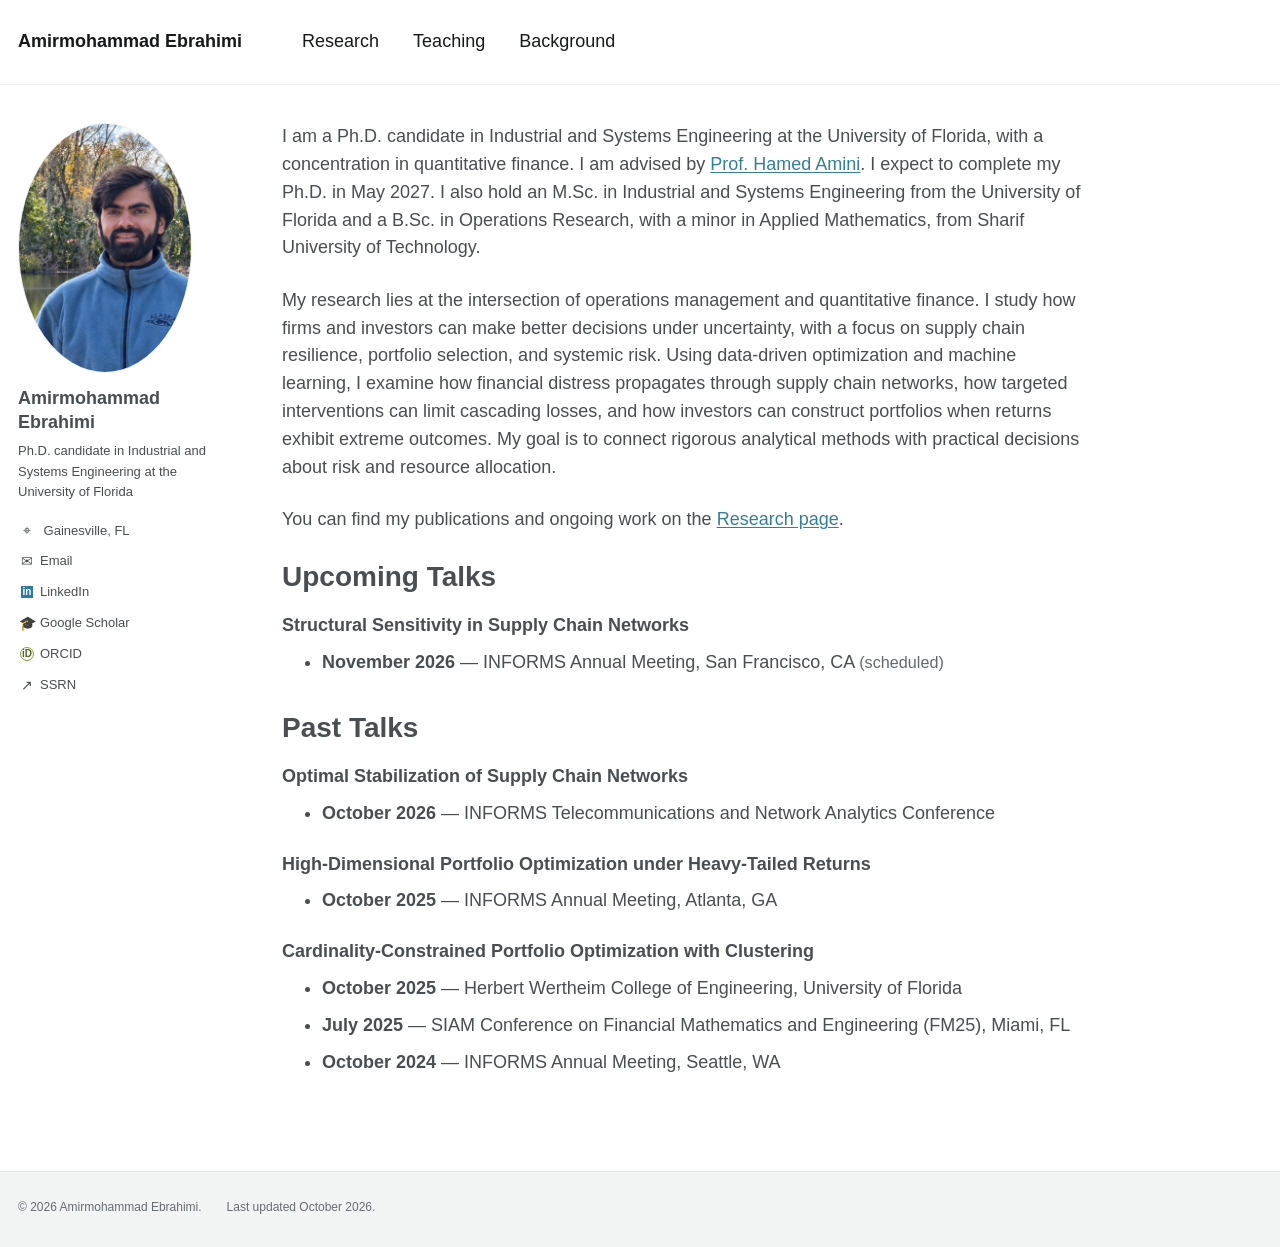
<file: index.html>
<!doctype html>
<html lang="en"><head><meta charset="utf-8"><meta name="viewport" content="width=device-width, initial-scale=1">
<title>Amirmohammad Ebrahimi</title>
<meta name="description" content="Amirmohammad Ebrahimi, Ph.D. candidate in Industrial and Systems Engineering at the University of Florida. Research in operations management, business analytics, and quantitative finance.">
<link rel="canonical" href="https://ebrahimiamir.github.io/"><meta name="theme-color" content="#ffffff">
<link rel="icon" type="image/svg+xml" href="./assets/favicon.svg"><link rel="stylesheet" href="./styles.css"></head>
<body><a class="skip-link" href="#main">Skip to content</a>
<header class="masthead"><nav class="nav-wrap" aria-label="Main navigation"><a class="site-title" href="./" aria-current="page">Amirmohammad Ebrahimi</a><div class="nav-links"><a href="./research/">Research</a><a href="./teaching/">Teaching</a><a href="./background/">Background</a></div></nav></header>
<div class="layout">
<aside class="profile" aria-label="About Amirmohammad Ebrahimi"><div class="portrait"><img src="./assets/amirmohammad-ebrahimi.png" alt="Amirmohammad Ebrahimi by a lake" width="3840" height="3545" fetchpriority="high"></div>
<div class="profile-bio"><h2>Amirmohammad Ebrahimi</h2><p>Ph.D. candidate in Industrial and Systems Engineering at the University of Florida</p></div>
<ul class="profile-links"><li><span class="icon" aria-hidden="true">⌖</span> Gainesville, FL</li><li><a href="mailto:a.ebrahimi@ufl.edu"><span class="icon" aria-hidden="true">✉</span> Email</a></li><li><a href="https://www.linkedin.com/in/amirmohammadebrahimii/"><span class="icon linkedin" aria-hidden="true">in</span> LinkedIn</a></li><li><a href="https://scholar.google.com/citations?user=lrDKehcAAAAJ&amp;hl=en"><span class="icon" aria-hidden="true">🎓</span> Google Scholar</a></li><li><a href="https://orcid.org/0009-0005-6780-6003"><span class="icon orcid" aria-hidden="true">iD</span> ORCID</a></li><li><a href="https://papers.ssrn.com/sol3/cf_dev/AbsByAuth.cfm?per_id=6930843"><span class="icon" aria-hidden="true">↗</span> SSRN</a></li></ul></aside>
<main id="main" class="page-content"><h1 class="sr-only">About Amirmohammad Ebrahimi</h1>
<p>I am a Ph.D. candidate in Industrial and Systems Engineering at the University of Florida, with a concentration in quantitative finance. I am advised by <a href="https://aminiha.github.io/">Prof. Hamed Amini</a>. I expect to complete my Ph.D. in May 2027. I also hold an M.Sc. in Industrial and Systems Engineering from the University of Florida and a B.Sc. in Operations Research, with a minor in Applied Mathematics, from Sharif University of Technology.</p>
<p>My research lies at the intersection of operations management and quantitative finance. I study how firms and investors can make better decisions under uncertainty, with a focus on supply chain resilience, portfolio selection, and systemic risk. Using data-driven optimization and machine learning, I examine how financial distress propagates through supply chain networks, how targeted interventions can limit cascading losses, and how investors can construct portfolios when returns exhibit extreme outcomes. My goal is to connect rigorous analytical methods with practical decisions about risk and resource allocation.</p>
<p>You can find my publications and ongoing work on the <a href="research/">Research page</a>.</p>
<section aria-labelledby="upcoming-talks"><h2 id="upcoming-talks">Upcoming Talks</h2>
<h3>Structural Sensitivity in Supply Chain Networks</h3>
<ul><li><strong>November 2026</strong> — INFORMS Annual Meeting, San Francisco, CA <span class="note">(scheduled)</span></li></ul></section>
<section aria-labelledby="past-talks"><h2 id="past-talks">Past Talks</h2>
<h3>Optimal Stabilization of Supply Chain Networks</h3>
<ul><li><strong>October 2026</strong> — INFORMS Telecommunications and Network Analytics Conference</li></ul>
<h3>High-Dimensional Portfolio Optimization under Heavy-Tailed Returns</h3>
<ul><li><strong>October 2025</strong> — INFORMS Annual Meeting, Atlanta, GA</li></ul>
<h3>Cardinality-Constrained Portfolio Optimization with Clustering</h3>
<ul><li><strong>October 2025</strong> — Herbert Wertheim College of Engineering, University of Florida</li><li><strong>July 2025</strong> — SIAM Conference on Financial Mathematics and Engineering (FM25), Miami, FL</li><li><strong>October 2024</strong> — INFORMS Annual Meeting, Seattle, WA</li></ul></section></main></div>
<footer><div class="footer-inner"><p>© 2026 Amirmohammad Ebrahimi.</p><p>Last updated October 2026.</p></div></footer>
<script data-goatcounter="https://ebrahimiamir.goatcounter.com/count" async src="https://gc.zgo.at/count.js"></script>
</body></html>
</file>
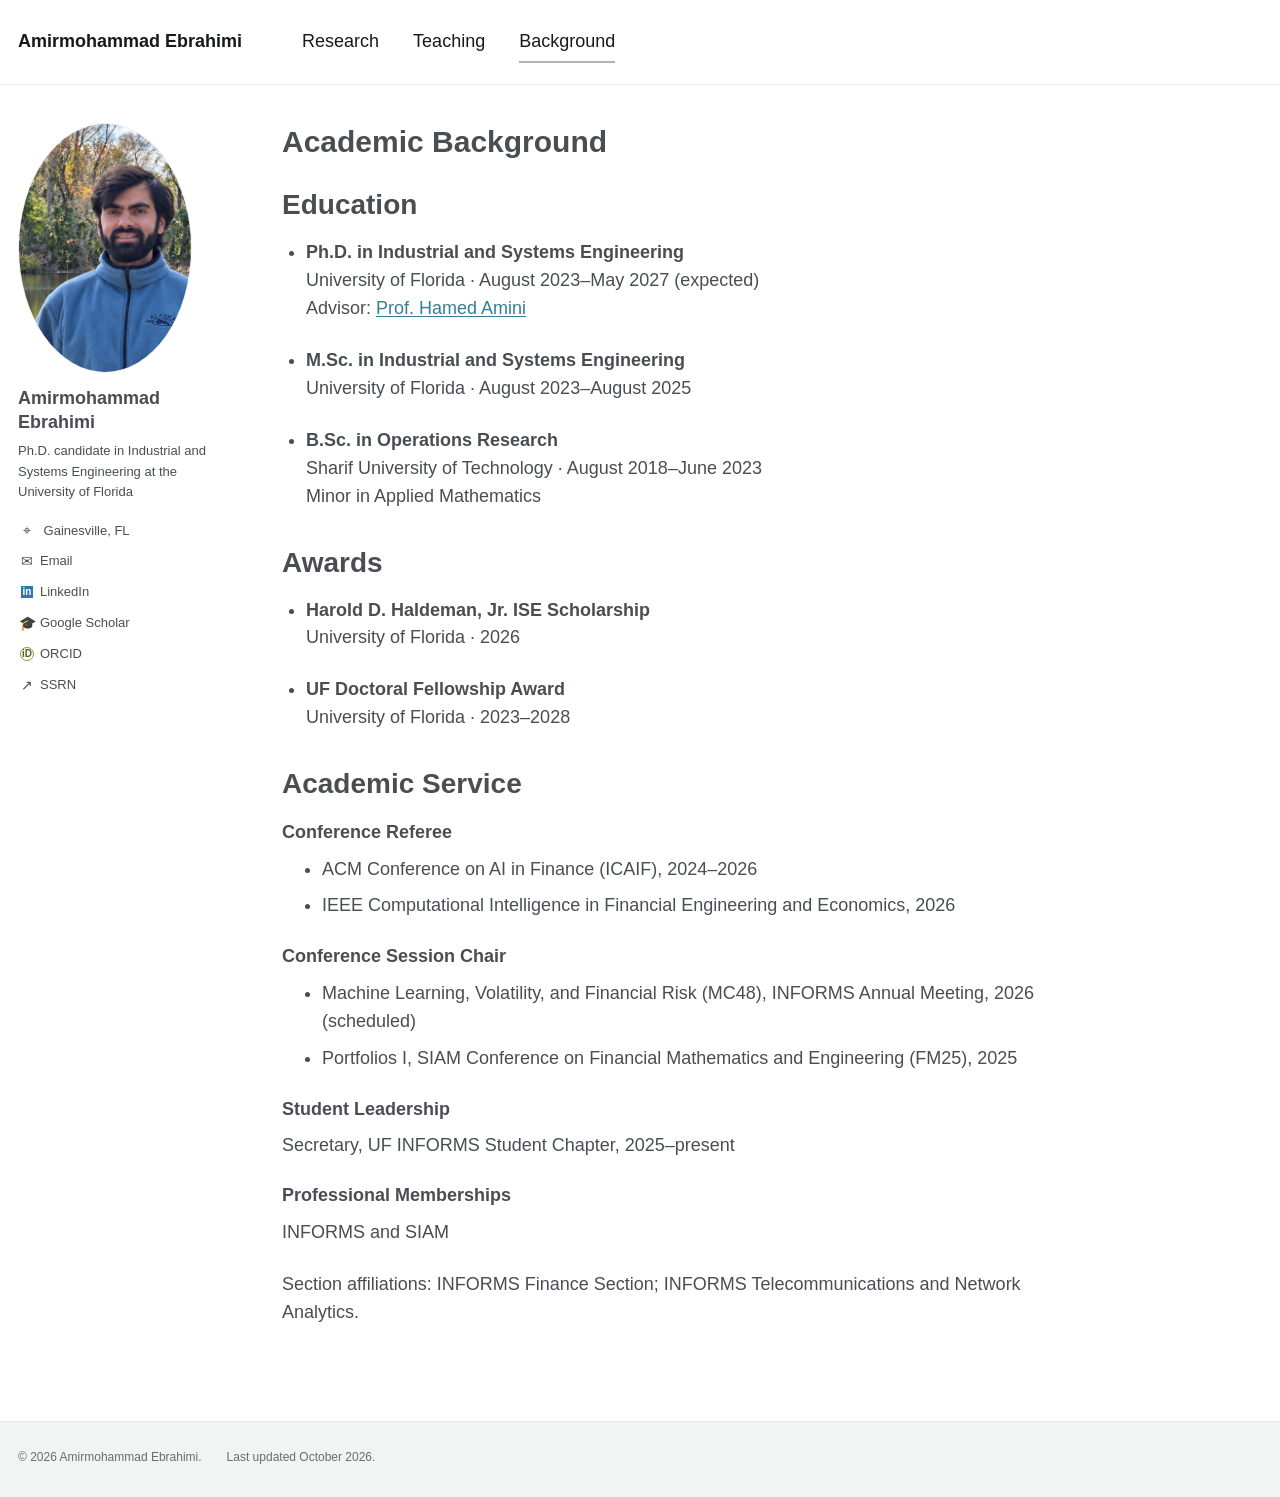
<file: background/index.html>
<!doctype html>
<html lang="en"><head><meta charset="utf-8"><meta name="viewport" content="width=device-width, initial-scale=1">
<title>Background — Amirmohammad Ebrahimi</title>
<meta name="description" content="Amirmohammad Ebrahimi, Ph.D. candidate in Industrial and Systems Engineering at the University of Florida. Research in operations management, business analytics, and quantitative finance.">
<link rel="canonical" href="https://ebrahimiamir.github.io/background/"><meta name="theme-color" content="#ffffff">
<link rel="icon" type="image/svg+xml" href="../assets/favicon.svg"><link rel="stylesheet" href="../styles.css"></head>
<body><a class="skip-link" href="#main">Skip to content</a>
<header class="masthead"><nav class="nav-wrap" aria-label="Main navigation"><a class="site-title" href="../">Amirmohammad Ebrahimi</a><div class="nav-links"><a href="../research/">Research</a><a href="../teaching/">Teaching</a><a href="../background/" aria-current="page">Background</a></div></nav></header>
<div class="layout">
<aside class="profile" aria-label="About Amirmohammad Ebrahimi"><div class="portrait"><img src="../assets/amirmohammad-ebrahimi.png" alt="Amirmohammad Ebrahimi by a lake" width="3840" height="3545" fetchpriority="high"></div>
<div class="profile-bio"><h2>Amirmohammad Ebrahimi</h2><p>Ph.D. candidate in Industrial and Systems Engineering at the University of Florida</p></div>
<ul class="profile-links"><li><span class="icon" aria-hidden="true">⌖</span> Gainesville, FL</li><li><a href="mailto:a.ebrahimi@ufl.edu"><span class="icon" aria-hidden="true">✉</span> Email</a></li><li><a href="https://www.linkedin.com/in/amirmohammadebrahimii/"><span class="icon linkedin" aria-hidden="true">in</span> LinkedIn</a></li><li><a href="https://scholar.google.com/citations?user=lrDKehcAAAAJ&amp;hl=en"><span class="icon" aria-hidden="true">🎓</span> Google Scholar</a></li><li><a href="https://orcid.org/0009-0005-6780-6003"><span class="icon orcid" aria-hidden="true">iD</span> ORCID</a></li><li><a href="https://papers.ssrn.com/sol3/cf_dev/AbsByAuth.cfm?per_id=6930843"><span class="icon" aria-hidden="true">↗</span> SSRN</a></li></ul></aside>
<main id="main" class="page-content"><h1>Academic Background</h1>
<section aria-labelledby="education"><h2 id="education">Education</h2><ul class="experience"><li><strong>Ph.D. in Industrial and Systems Engineering</strong><br>University of Florida · August 2023–May 2027 (expected)<br>Advisor: <a href="https://aminiha.github.io/">Prof. Hamed Amini</a></li><li><strong>M.Sc. in Industrial and Systems Engineering</strong><br>University of Florida · August 2023–August 2025</li><li><strong>B.Sc. in Operations Research</strong><br>Sharif University of Technology · August 2018–June 2023<br>Minor in Applied Mathematics</li></ul></section>
<section aria-labelledby="awards"><h2 id="awards">Awards</h2><ul class="experience"><li><strong>Harold D. Haldeman, Jr. ISE Scholarship</strong><br>University of Florida · 2026</li><li><strong>UF Doctoral Fellowship Award</strong><br>University of Florida · 2023–2028</li></ul></section>
<section aria-labelledby="service"><h2 id="service">Academic Service</h2><h3>Conference Referee</h3><ul><li>ACM Conference on AI in Finance (ICAIF), 2024–2026</li><li>IEEE Computational Intelligence in Financial Engineering and Economics, 2026</li></ul><h3>Conference Session Chair</h3><ul><li>Machine Learning, Volatility, and Financial Risk (MC48), INFORMS Annual Meeting, 2026 (scheduled)</li><li>Portfolios I, SIAM Conference on Financial Mathematics and Engineering (FM25), 2025</li></ul><h3>Student Leadership</h3><p>Secretary, UF INFORMS Student Chapter, 2025–present</p><h3>Professional Memberships</h3><p>INFORMS and SIAM</p><p>Section affiliations: INFORMS Finance Section; INFORMS Telecommunications and Network Analytics.</p></section></main></div>
<footer><div class="footer-inner"><p>© 2026 Amirmohammad Ebrahimi.</p><p>Last updated October 2026.</p></div></footer>
<script data-goatcounter="https://ebrahimiamir.goatcounter.com/count" async src="https://gc.zgo.at/count.js"></script>
</body></html>
</file>
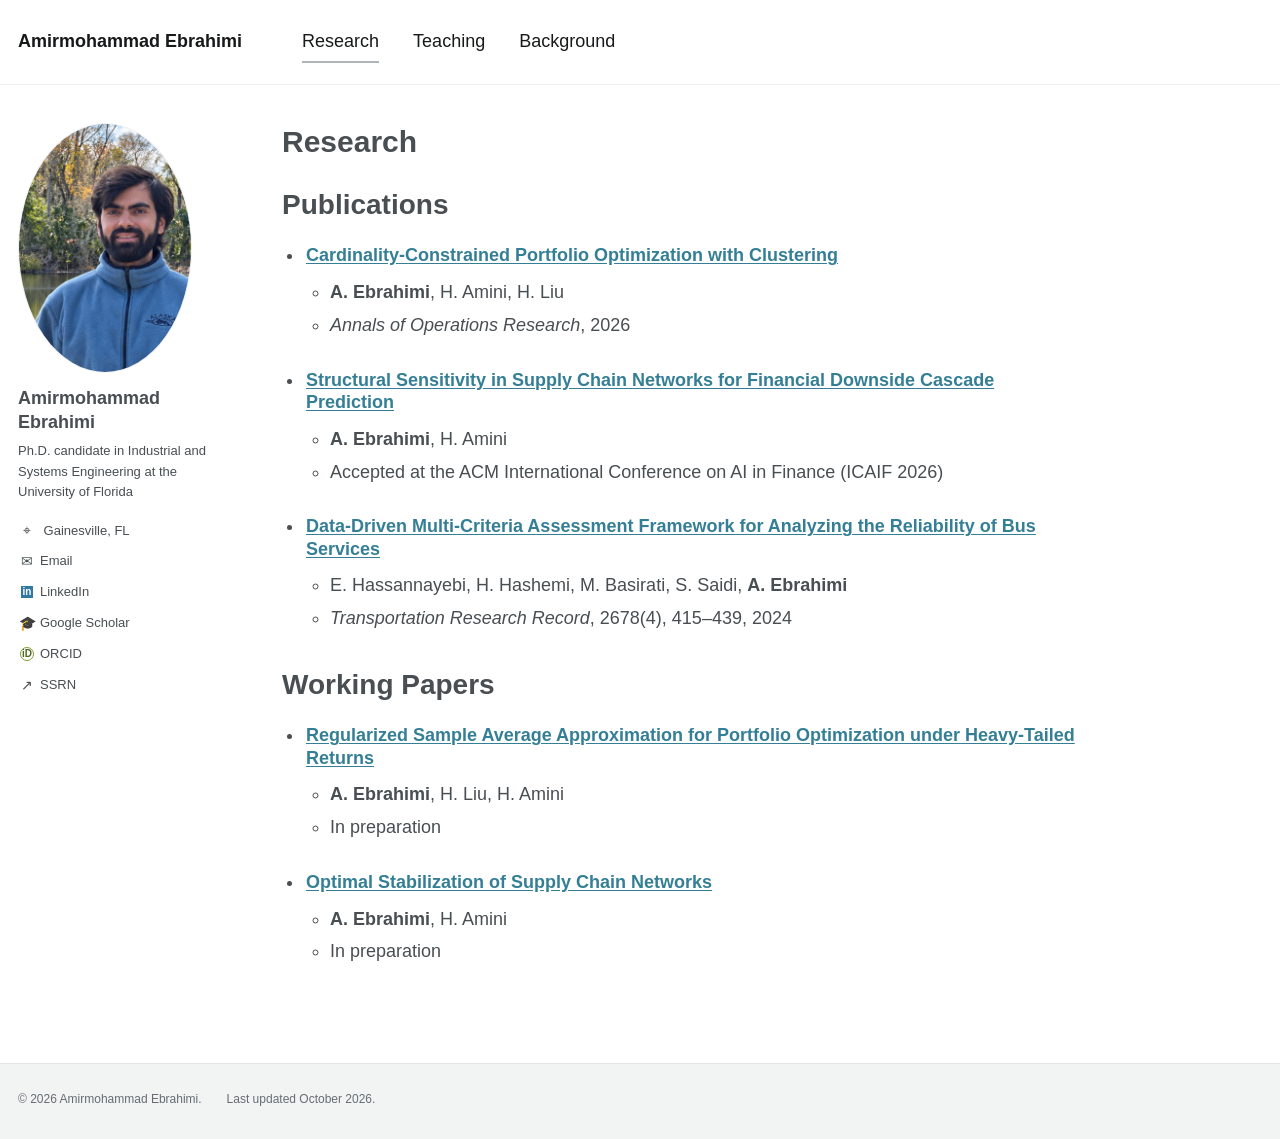
<file: research/index.html>
<!doctype html>
<html lang="en"><head><meta charset="utf-8"><meta name="viewport" content="width=device-width, initial-scale=1">
<title>Research — Amirmohammad Ebrahimi</title>
<meta name="description" content="Amirmohammad Ebrahimi, Ph.D. candidate in Industrial and Systems Engineering at the University of Florida. Research in operations management, business analytics, and quantitative finance.">
<link rel="canonical" href="https://ebrahimiamir.github.io/research/"><meta name="theme-color" content="#ffffff">
<link rel="icon" type="image/svg+xml" href="../assets/favicon.svg"><link rel="stylesheet" href="../styles.css"></head>
<body><a class="skip-link" href="#main">Skip to content</a>
<header class="masthead"><nav class="nav-wrap" aria-label="Main navigation"><a class="site-title" href="../">Amirmohammad Ebrahimi</a><div class="nav-links"><a href="../research/" aria-current="page">Research</a><a href="../teaching/">Teaching</a><a href="../background/">Background</a></div></nav></header>
<div class="layout">
<aside class="profile" aria-label="About Amirmohammad Ebrahimi"><div class="portrait"><img src="../assets/amirmohammad-ebrahimi.png" alt="Amirmohammad Ebrahimi by a lake" width="3840" height="3545" fetchpriority="high"></div>
<div class="profile-bio"><h2>Amirmohammad Ebrahimi</h2><p>Ph.D. candidate in Industrial and Systems Engineering at the University of Florida</p></div>
<ul class="profile-links"><li><span class="icon" aria-hidden="true">⌖</span> Gainesville, FL</li><li><a href="mailto:a.ebrahimi@ufl.edu"><span class="icon" aria-hidden="true">✉</span> Email</a></li><li><a href="https://www.linkedin.com/in/amirmohammadebrahimii/"><span class="icon linkedin" aria-hidden="true">in</span> LinkedIn</a></li><li><a href="https://scholar.google.com/citations?user=lrDKehcAAAAJ&amp;hl=en"><span class="icon" aria-hidden="true">🎓</span> Google Scholar</a></li><li><a href="https://orcid.org/0009-0005-6780-6003"><span class="icon orcid" aria-hidden="true">iD</span> ORCID</a></li><li><a href="https://papers.ssrn.com/sol3/cf_dev/AbsByAuth.cfm?per_id=6930843"><span class="icon" aria-hidden="true">↗</span> SSRN</a></li></ul></aside>
<main id="main" class="page-content"><h1>Research</h1>
<section aria-labelledby="publications"><h2 id="publications">Publications</h2>
<ul class="papers">
<li><h3><a href="https://doi.org/10.1007/s10479-026-07184-z">Cardinality-Constrained Portfolio Optimization with Clustering</a></h3><ul><li><strong>A. Ebrahimi</strong>, H. Amini, H. Liu</li><li><em>Annals of Operations Research</em>, 2026</li></ul></li>
<li><h3><a href="https://icaif2026.org/">Structural Sensitivity in Supply Chain Networks for Financial Downside Cascade Prediction</a></h3><ul><li><strong>A. Ebrahimi</strong>, H. Amini</li><li>Accepted at the ACM International Conference on AI in Finance (ICAIF 2026)</li></ul></li>
<li><h3><a href="https://doi.org/10.1177/03611981231185140">Data-Driven Multi-Criteria Assessment Framework for Analyzing the Reliability of Bus Services</a></h3><ul><li>E. Hassannayebi, H. Hashemi, M. Basirati, S. Saidi, <strong>A. Ebrahimi</strong></li><li><em>Transportation Research Record</em>, 2678(4), 415–439, 2024</li></ul></li>
</ul></section>
<section aria-labelledby="working-papers"><h2 id="working-papers">Working Papers</h2>
<ul class="papers">
<li><h3><a href="https://papers.ssrn.com/sol3/papers.cfm?abstract_id=7676839">Regularized Sample Average Approximation for Portfolio Optimization under Heavy-Tailed Returns</a></h3><ul><li><strong>A. Ebrahimi</strong>, H. Liu, H. Amini</li><li>In preparation</li></ul></li>
<li><h3><a href="https://papers.ssrn.com/sol3/papers.cfm?abstract_id=6765360">Optimal Stabilization of Supply Chain Networks</a></h3><ul><li><strong>A. Ebrahimi</strong>, H. Amini</li><li>In preparation</li></ul></li>
</ul></section></main></div>
<footer><div class="footer-inner"><p>© 2026 Amirmohammad Ebrahimi.</p><p>Last updated October 2026.</p></div></footer>
<script data-goatcounter="https://ebrahimiamir.goatcounter.com/count" async src="https://gc.zgo.at/count.js"></script>
</body></html>
</file>
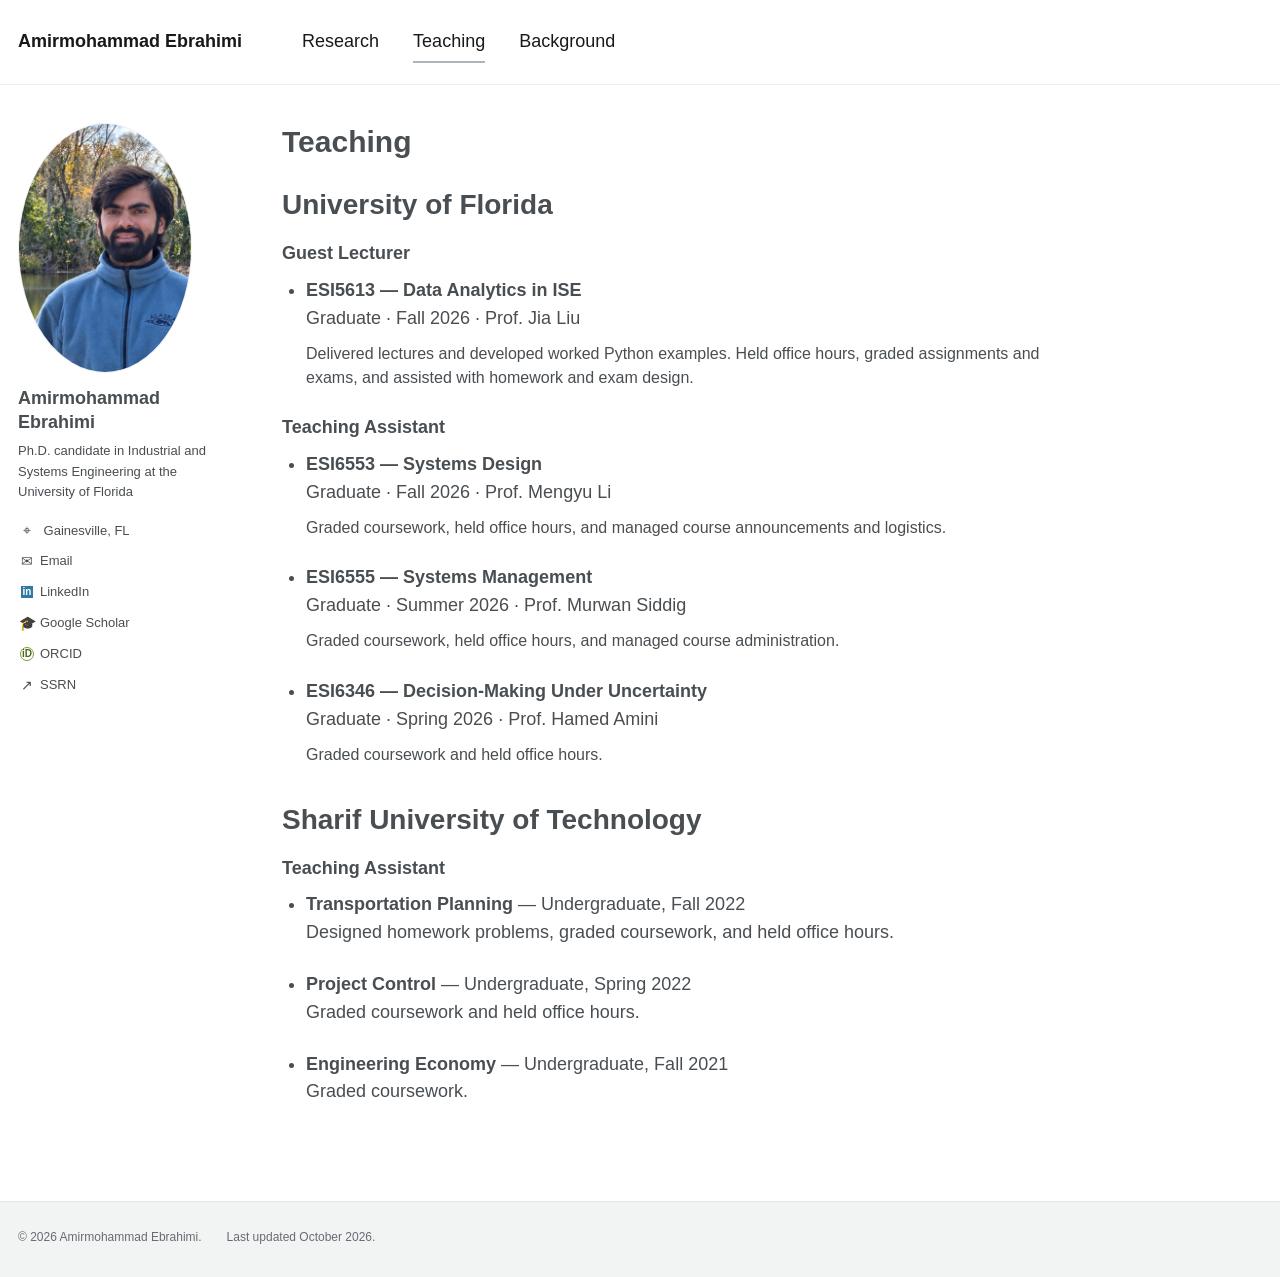
<file: teaching/index.html>
<!doctype html>
<html lang="en"><head><meta charset="utf-8"><meta name="viewport" content="width=device-width, initial-scale=1">
<title>Teaching — Amirmohammad Ebrahimi</title>
<meta name="description" content="Amirmohammad Ebrahimi, Ph.D. candidate in Industrial and Systems Engineering at the University of Florida. Research in operations management, business analytics, and quantitative finance.">
<link rel="canonical" href="https://ebrahimiamir.github.io/teaching/"><meta name="theme-color" content="#ffffff">
<link rel="icon" type="image/svg+xml" href="../assets/favicon.svg"><link rel="stylesheet" href="../styles.css"></head>
<body><a class="skip-link" href="#main">Skip to content</a>
<header class="masthead"><nav class="nav-wrap" aria-label="Main navigation"><a class="site-title" href="../">Amirmohammad Ebrahimi</a><div class="nav-links"><a href="../research/">Research</a><a href="../teaching/" aria-current="page">Teaching</a><a href="../background/">Background</a></div></nav></header>
<div class="layout">
<aside class="profile" aria-label="About Amirmohammad Ebrahimi"><div class="portrait"><img src="../assets/amirmohammad-ebrahimi.png" alt="Amirmohammad Ebrahimi by a lake" width="3840" height="3545" fetchpriority="high"></div>
<div class="profile-bio"><h2>Amirmohammad Ebrahimi</h2><p>Ph.D. candidate in Industrial and Systems Engineering at the University of Florida</p></div>
<ul class="profile-links"><li><span class="icon" aria-hidden="true">⌖</span> Gainesville, FL</li><li><a href="mailto:a.ebrahimi@ufl.edu"><span class="icon" aria-hidden="true">✉</span> Email</a></li><li><a href="https://www.linkedin.com/in/amirmohammadebrahimii/"><span class="icon linkedin" aria-hidden="true">in</span> LinkedIn</a></li><li><a href="https://scholar.google.com/citations?user=lrDKehcAAAAJ&amp;hl=en"><span class="icon" aria-hidden="true">🎓</span> Google Scholar</a></li><li><a href="https://orcid.org/0009-0005-6780-6003"><span class="icon orcid" aria-hidden="true">iD</span> ORCID</a></li><li><a href="https://papers.ssrn.com/sol3/cf_dev/AbsByAuth.cfm?per_id=6930843"><span class="icon" aria-hidden="true">↗</span> SSRN</a></li></ul></aside>
<main id="main" class="page-content"><h1>Teaching</h1>
<section aria-labelledby="florida"><h2 id="florida">University of Florida</h2>
<h3>Guest Lecturer</h3>
<ul class="experience"><li><strong>ESI5613 — Data Analytics in ISE</strong><br>Graduate · Fall 2026 · Prof. Jia Liu<p>Delivered lectures and developed worked Python examples. Held office hours, graded assignments and exams, and assisted with homework and exam design.</p></li></ul>
<h3>Teaching Assistant</h3>
<ul class="experience"><li><strong>ESI6553 — Systems Design</strong><br>Graduate · Fall 2026 · Prof. Mengyu Li<p>Graded coursework, held office hours, and managed course announcements and logistics.</p></li><li><strong>ESI6555 — Systems Management</strong><br>Graduate · Summer 2026 · Prof. Murwan Siddig<p>Graded coursework, held office hours, and managed course administration.</p></li><li><strong>ESI6346 — Decision-Making Under Uncertainty</strong><br>Graduate · Spring 2026 · Prof. Hamed Amini<p>Graded coursework and held office hours.</p></li></ul></section>
<section aria-labelledby="sharif"><h2 id="sharif">Sharif University of Technology</h2>
<h3>Teaching Assistant</h3><ul class="experience"><li><strong>Transportation Planning</strong> — Undergraduate, Fall 2022<br>Designed homework problems, graded coursework, and held office hours.</li><li><strong>Project Control</strong> — Undergraduate, Spring 2022<br>Graded coursework and held office hours.</li><li><strong>Engineering Economy</strong> — Undergraduate, Fall 2021<br>Graded coursework.</li></ul></section>
</main></div>
<footer><div class="footer-inner"><p>© 2026 Amirmohammad Ebrahimi.</p><p>Last updated October 2026.</p></div></footer>
<script data-goatcounter="https://ebrahimiamir.goatcounter.com/count" async src="https://gc.zgo.at/count.js"></script>
</body></html>
</file>
<file: styles.css>
:root{--text:#494e52;--muted:#62686d;--link:#347f95;--line:#eee;--font:-apple-system,BlinkMacSystemFont,'Segoe UI',Arial,sans-serif}
*{box-sizing:border-box}html{scroll-padding-top:24px}body{margin:0;color:var(--text);background:#fff;font:18px/1.55 var(--font);-webkit-font-smoothing:antialiased}a{color:var(--link);text-decoration:underline;text-underline-offset:2px}a:hover{color:#205266}a:focus-visible{outline:3px solid #347f95;outline-offset:4px}p{margin:0 0 1.35em}h1,h2,h3{line-height:1.25}h1{font-size:30px;margin:0 0 27px}h2{font-size:28px;margin:32px 0 17px}h3{font-size:18px;margin:20px 0 12px}ul{padding-left:40px;margin:0 0 25px}li{margin-bottom:9px}strong{font-weight:650}.masthead{border-bottom:1px solid var(--line)}.nav-wrap{max-width:1280px;margin:auto;display:flex;align-items:center;gap:60px;padding:23px 18px;min-height:82px}.nav-wrap a{color:#17191a;text-decoration:none;font-size:18px;white-space:nowrap}.site-title{font-weight:700}.nav-links{display:flex;gap:34px;align-items:center}.nav-links a{padding:5px 0}.nav-links a[aria-current],.nav-links a:hover{box-shadow:0 2px 0 #adb5bb}.layout{max-width:1280px;margin:38px auto 70px;padding:0 18px;display:grid;grid-template-columns:220px minmax(0,800px);gap:44px;min-height:65vh}.profile{align-self:start;position:sticky;top:25px;font-size:13px;line-height:1.55}.portrait{width:174px;height:250px;border-radius:50%;overflow:hidden;border:1px solid #f0f0f0;padding:4px;position:relative;background:#f5f6f7}.portrait img{position:absolute;inset:4px;width:calc(100% - 8px);height:calc(100% - 8px);object-fit:cover;object-position:77% 52%;border-radius:50%;transform:scale(1.8);transform-origin:75% 59%}.profile h2{font-size:18px;line-height:1.35;margin:13px 0 7px}.profile-bio p{margin:0 0 19px;max-width:205px}.profile-links{list-style:none;padding:0;margin:0}.profile-links li{margin:0 0 9px}.profile-links a{color:var(--text);text-decoration:none;display:inline-flex;align-items:center;min-height:22px}.profile-links a:hover{text-decoration:underline}.icon{display:inline-flex;align-items:center;justify-content:center;width:18px;margin-right:4px;font-size:14px;line-height:1}.linkedin{font-size:10px;font-weight:bold;background:#3279a2;color:white;width:12px;height:12px;margin:0 7px 0 3px}.orcid{font-size:10px;font-weight:bold;border:1px solid #7d9b36;border-radius:50%;height:14px;width:14px;margin:0 6px 0 2px;color:#4c6720}.page-content{min-width:0}.page-content>section:first-of-type h2{margin-top:25px}.page-content h1+section h2{margin-top:0}.note{font-size:.9em;color:var(--muted)}.papers{padding-left:22px}.papers>li{margin-bottom:27px;padding-left:2px}.papers h3{margin-bottom:12px}.papers ul{padding-left:24px;margin-bottom:0}.papers ul li{margin-bottom:5px}.experience{padding-left:24px}.experience>li{margin-bottom:24px}.experience p{font-size:16px;margin:9px 0 0}.page-content section+section{margin-top:34px}.skip-link{position:absolute;top:-100px;left:16px;z-index:20;background:#fff;padding:8px 14px}.skip-link:focus{top:8px}.sr-only{position:absolute;width:1px;height:1px;margin:-1px;padding:0;overflow:hidden;clip:rect(0,0,0,0);white-space:nowrap;border:0}footer{background:#f2f3f3;border-top:1px solid #e4e6e7;font-size:12px;color:#656d73}.footer-inner{max-width:1280px;padding:26px 18px 30px;margin:auto;display:flex;gap:25px;flex-wrap:wrap}.footer-inner p{margin:0}
@media(min-width:1440px){.layout,.nav-wrap,.footer-inner{max-width:1320px}.layout{grid-template-columns:240px minmax(0,850px);gap:50px}}
@media(max-width:1000px){.nav-wrap{gap:35px}.nav-links{gap:24px}.layout{grid-template-columns:195px minmax(0,1fr);gap:28px}.profile h2{font-size:17px}.profile-bio p{max-width:180px}}
@media(max-width:760px){body{font-size:17px}.nav-wrap{flex-wrap:wrap;gap:7px;padding:15px 20px 12px}.nav-wrap a{font-size:16px}.site-title{width:100%}.nav-links{gap:27px}.nav-links a{font-size:14px;padding:8px 0;min-height:38px}.layout{display:block;padding:0 20px;margin-top:25px;margin-bottom:45px}.profile{position:static;display:grid;grid-template-columns:105px minmax(0,1fr);gap:0 19px;margin-bottom:29px;padding-bottom:24px;border-bottom:1px solid var(--line)}.portrait{grid-row:1/3;width:100px;height:145px}.profile h2{margin-top:3px;font-size:17px}.profile-bio p{max-width:none;font-size:13px;margin-bottom:10px}.profile-links{display:flex;gap:4px 12px;flex-wrap:wrap;align-items:center}.profile-links li{margin:0}.profile-links li:first-child{width:100%}.profile-links a{min-height:28px;font-size:12px}.profile-links .icon{font-size:12px;width:15px;margin-right:3px}.profile-links .linkedin,.profile-links .orcid{font-size:9px;width:12px}.page-content h1{font-size:28px}h2{font-size:25px}h3{font-size:17px}ul{padding-left:25px}.papers{padding-left:19px}.papers ul{padding-left:20px}.footer-inner{padding-inline:20px;gap:5px 20px}}
@media(max-width:400px){.layout{padding-inline:16px}.nav-wrap{padding-inline:16px}.profile{grid-template-columns:85px minmax(0,1fr);gap:0 13px}.portrait{width:82px;height:120px}.profile h2{font-size:16px}.profile-bio p{font-size:12px}.profile-links{grid-column:1/-1;margin-top:14px;gap:5px 13px}.profile-links li:first-child{width:auto}.profile-links a{font-size:13px}.profile-links li:first-child{font-size:13px}.footer-inner{padding-inline:16px}}
@media print{.masthead,.profile,footer{display:none}.layout{display:block;margin:0;padding:0}.page-content{max-width:none}body{font-size:12px}h1{font-size:24px}h2{font-size:20px}h3{font-size:14px}a{color:inherit}li{break-inside:avoid}}
</file>
